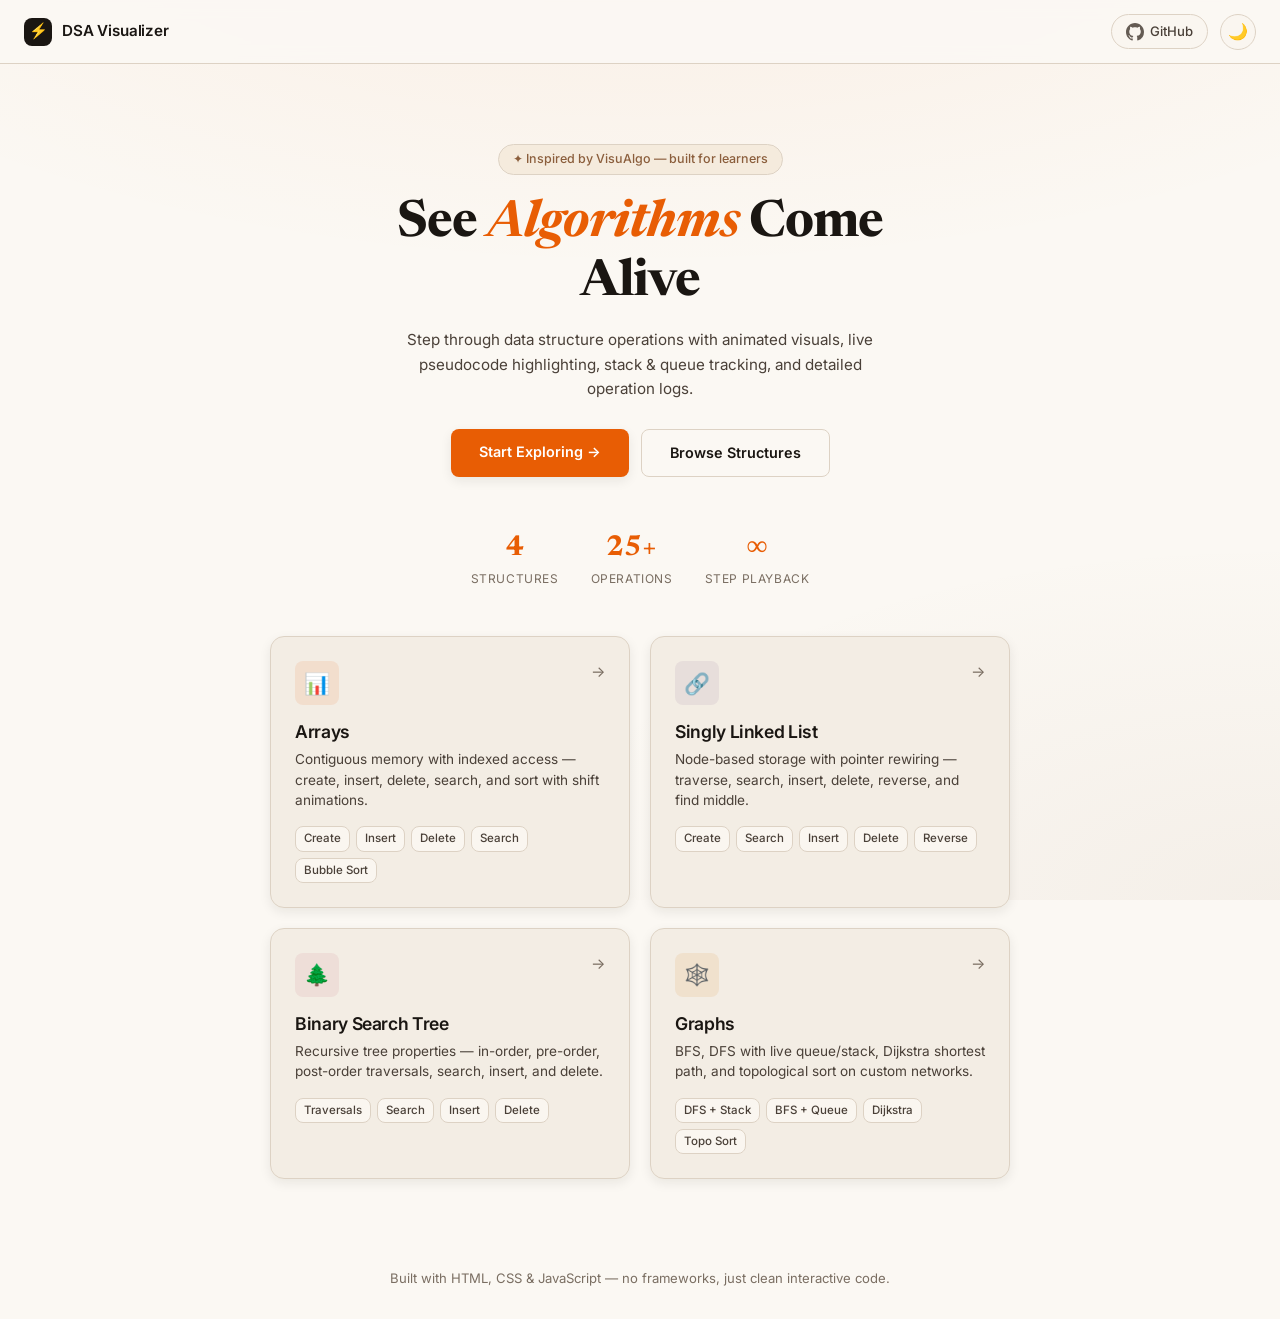
<file: src/pages/index.html>
<!DOCTYPE html>
<html lang="en">
<head>
  <meta charset="UTF-8">
  <meta name="viewport" content="width=device-width, initial-scale=1.0">
  <meta name="description" content="Interactive Data Structures & Algorithms Visualizer — step-by-step animations like VisuAlgo for Arrays, Linked Lists, Trees, and Graphs.">
  <title>DSA Visualizer — Learn Data Structures Visually</title>
  <link rel="icon" type="image/svg+xml" href="../assets/favicon.svg">
  <link rel="stylesheet" href="../css/styles.css">
  <script type="module">
    import { initTheme } from '../js/theme.js';
    initTheme();
  </script>
</head>
<body>
  <div class="bg-grid"></div>

  <nav class="navbar">
    <a class="nav-brand" href="index.html">
      <span class="brand-icon">⚡</span>
      DSA Visualizer
    </a>
    <div class="navbar-actions">
      <a href="https://github.com/devanshibhatt23/Data-Structures-Visualizer" class="nav-github-link" target="_blank" rel="noopener noreferrer" aria-label="View on GitHub">
        <svg width="18" height="18" viewBox="0 0 24 24" fill="currentColor" aria-hidden="true"><path d="M12 0C5.37 0 0 5.37 0 12c0 5.31 3.435 9.795 8.205 11.385.6.105.825-.255.825-.57 0-.285-.015-1.23-.015-2.235-3.015.555-3.795-.735-4.035-1.41-.135-.345-.72-1.41-1.23-1.695-.42-.225-1.02-.78-.015-.795.945-.015 1.62.87 1.845 1.23 1.08 1.815 2.805 1.305 3.495.99.105-.78.42-1.305.765-1.605-2.67-.3-5.46-1.335-5.46-5.925 0-1.305.465-2.385 1.23-3.225-.12-.3-.54-1.53.12-3.18 0 0 1.005-.315 3.3 1.23.96-.27 1.98-.405 3-.405s2.04.135 3 .405c2.295-1.56 3.3-1.23 3.3-1.23.66 1.65.24 2.88.12 3.18.765.84 1.23 1.905 1.23 3.225 0 4.605-2.805 5.625-5.475 5.925.435.375.81 1.095.81 2.22 0 1.605-.015 2.895-.015 3.3 0 .315.225.69.825.57A12.02 12.02 0 0 0 24 12c0-6.63-5.37-12-12-12z"/></svg>
        GitHub
      </a>
      <button class="theme-toggle-btn" aria-label="Toggle theme" title="Toggle theme">🌙</button>
    </div>
  </nav>

  <div class="home-container">
    <section class="hero">
      <div class="hero-badge">✦ Inspired by VisuAlgo — built for learners</div>
      <h1>See <span class="gradient-text">Algorithms</span> Come Alive</h1>
      <p>Step through data structure operations with animated visuals, live pseudocode highlighting, stack &amp; queue tracking, and detailed operation logs.</p>
      <div class="hero-cta">
        <a href="array.html" class="btn-hero btn-hero-primary">Start Exploring →</a>
        <a href="#structures" class="btn-hero btn-hero-secondary">Browse Structures</a>
      </div>
    </section>

    <div class="stats-bar">
      <div class="stat-item">
        <div class="stat-number">4</div>
        <div class="stat-label">Structures</div>
      </div>
      <div class="stat-item">
        <div class="stat-number">25+</div>
        <div class="stat-label">Operations</div>
      </div>
      <div class="stat-item">
        <div class="stat-number">∞</div>
        <div class="stat-label">Step Playback</div>
      </div>
    </div>

    <div class="ds-grid" id="structures">
      <a href="array.html" class="ds-card card-cyan">
        <span class="card-arrow">→</span>
        <div class="card-icon">📊</div>
        <h2>Arrays</h2>
        <p class="card-desc">Contiguous memory with indexed access — create, insert, delete, search, and sort with shift animations.</p>
        <ul class="card-features">
          <li>Create</li><li>Insert</li><li>Delete</li><li>Search</li><li>Bubble Sort</li>
        </ul>
      </a>

      <a href="linked-list.html" class="ds-card card-purple">
        <span class="card-arrow">→</span>
        <div class="card-icon">🔗</div>
        <h2>Singly Linked List</h2>
        <p class="card-desc">Node-based storage with pointer rewiring — traverse, search, insert, delete, reverse, and find middle.</p>
        <ul class="card-features">
          <li>Create</li><li>Search</li><li>Insert</li><li>Delete</li><li>Reverse</li>
        </ul>
      </a>

      <a href="bst.html" class="ds-card card-pink">
        <span class="card-arrow">→</span>
        <div class="card-icon">🌲</div>
        <h2>Binary Search Tree</h2>
        <p class="card-desc">Recursive tree properties — in-order, pre-order, post-order traversals, search, insert, and delete.</p>
        <ul class="card-features">
          <li>Traversals</li><li>Search</li><li>Insert</li><li>Delete</li>
        </ul>
      </a>

      <a href="graph.html" class="ds-card card-amber">
        <span class="card-arrow">→</span>
        <div class="card-icon">🕸️</div>
        <h2>Graphs</h2>
        <p class="card-desc">BFS, DFS with live queue/stack, Dijkstra shortest path, and topological sort on custom networks.</p>
        <ul class="card-features">
          <li>DFS + Stack</li><li>BFS + Queue</li><li>Dijkstra</li><li>Topo Sort</li>
        </ul>
      </a>
    </div>

    <footer class="home-footer">
      Built with HTML, CSS &amp; JavaScript — no frameworks, just clean interactive code.
    </footer>
  </div>
</body>
</html>
</file>
<file: src/css/styles.css>
/* ============================================================
   DSA Visualizer — Master Stylesheet
   YC-inspired cream / brown / orange editorial theme
   ============================================================ */

@import url('https://fonts.googleapis.com/css2?family=Inter:wght@300;400;500;600;700;800&family=Newsreader:ital,opsz,wght@0,6..72,400;0,6..72,500;0,6..72,600;0,6..72,700;1,6..72,400&family=JetBrains+Mono:wght@400;500;600&display=swap');

/* ---------- Light theme (default) ---------- */
:root,
[data-theme="light"] {
  --bg-primary:    #FBF8F3;
  --bg-secondary:  #F3EDE4;
  --bg-elevated:   #EDE6DA;
  --bg-surface:    #FAF6F0;
  --bg-glass:      rgba(251, 248, 243, 0.92);
  --bg-code:       #F7F2EA;

  --accent-orange: #E85D04;
  --accent-brown:  #8B5E3C;
  --accent-cream:  #D4A574;
  --accent-cyan:   #C4783A;
  --accent-blue:   #6B5B4F;
  --accent-purple: #7C5C8A;
  --accent-pink:   #C45C6A;
  --accent-amber:  #D97706;
  --accent-red:    #C53030;
  --accent-teal:   #5C8A6E;
  --accent-green:  #3D7A5A;

  --text-primary:   #1A1612;
  --text-secondary: #4A4038;
  --text-muted:     #7A6E62;

  --border-subtle:  #DDD2C4;
  --border-accent:  #C4783A;

  --node-array-bg:     #EDE4D6;
  --node-array-border: #8B5E3C;
  --node-ll-bg:        #EDE4D6;
  --node-ll-border:    #8B5E3C;

  --shadow-sm:  0 1px 3px rgba(26, 22, 18, 0.06);
  --shadow-md:  0 4px 12px rgba(26, 22, 18, 0.08);
  --shadow-lg:  0 12px 28px rgba(26, 22, 18, 0.1);
  --shadow-glow: 0 0 20px rgba(232, 93, 4, 0.12);

  --pseudocode-active-bg: #F5EBDD;
  --log-action: #C4783A;
  --log-success: #3D7A5A;

  --ease-out-expo: cubic-bezier(0.16, 1, 0.3, 1);
  --ease-spring:   cubic-bezier(0.34, 1.56, 0.64, 1);
  --transition-fast: 0.2s cubic-bezier(0.4, 0, 0.2, 1);
  --transition-normal: 0.35s cubic-bezier(0.4, 0, 0.2, 1);
  --transition-slow: 0.5s ease;

  --navbar-height: 64px;
  --panel-width: 290px;
  --border-radius-sm: 8px;
  --border-radius-md: 14px;
  --border-radius-lg: 18px;
}

/* ---------- Dark theme ---------- */
[data-theme="dark"] {
  --bg-primary:    #141210;
  --bg-secondary:  #1E1A17;
  --bg-elevated:   #28231F;
  --bg-surface:    #1A1714;
  --bg-glass:      rgba(20, 18, 16, 0.92);
  --bg-code:       #1E1A17;

  --accent-orange: #FF7A2E;
  --accent-brown:  #C49A6C;
  --accent-cream:  #E8C9A0;
  --accent-cyan:   #E8956A;
  --accent-blue:   #A89888;
  --accent-purple: #B08AB8;
  --accent-pink:   #E88A96;
  --accent-amber:  #F59E0B;
  --accent-red:    #F87171;
  --accent-teal:   #6EE7B7;
  --accent-green:  #4ADE80;

  --text-primary:   #F5F0E8;
  --text-secondary: #C9BEB0;
  --text-muted:     #8A7E72;

  --border-subtle:  #3A342E;
  --border-accent:  #E8956A;

  --node-array-bg:     #2A241F;
  --node-array-border: #C49A6C;
  --node-ll-bg:        #2A241F;
  --node-ll-border:    #C49A6C;

  --shadow-sm:  0 1px 3px rgba(0, 0, 0, 0.3);
  --shadow-md:  0 4px 12px rgba(0, 0, 0, 0.4);
  --shadow-lg:  0 12px 28px rgba(0, 0, 0, 0.5);
  --shadow-glow: 0 0 24px rgba(255, 122, 46, 0.15);

  --pseudocode-active-bg: #2A2218;
  --log-action: #E8956A;
  --log-success: #4ADE80;

  --node-array-bg:     #2E261F;
  --node-array-border: #C49A6C;
  --node-ll-bg:        #2E261F;
  --node-ll-border:    #C49A6C;
}

/* ---------- Reset & Base ---------- */
*,
*::before,
*::after {
  margin: 0;
  padding: 0;
  box-sizing: border-box;
}

html {
  font-size: 16px;
  scroll-behavior: smooth;
  overflow-x: hidden;
}

body {
  font-family: 'Inter', -apple-system, BlinkMacSystemFont, sans-serif;
  background-color: var(--bg-primary);
  color: var(--text-primary);
  line-height: 1.5;
  min-height: 100vh;
  overflow-x: hidden;
  -webkit-font-smoothing: antialiased;
  -moz-osx-font-smoothing: grayscale;
}

/* ---------- Custom Scrollbar ---------- */
::-webkit-scrollbar {
  width: 5px;
  height: 5px;
}
::-webkit-scrollbar-track {
  background: var(--bg-primary);
}
::-webkit-scrollbar-thumb {
  background: var(--border-subtle);
  border-radius: 3px;
}
::-webkit-scrollbar-thumb:hover {
  background: var(--text-muted);
}

/* ---------- Typography ---------- */
h1, h2, h3, h4 {
  font-weight: 600;
  letter-spacing: -0.02em;
  line-height: 1.25;
}

code, pre, .mono {
  font-family: 'JetBrains Mono', 'Fira Code', monospace;
}

/* ---------- Animated Background ---------- */
.bg-grid {
  position: fixed;
  top: 0; left: 0; right: 0; bottom: 0;
  z-index: 0;
  pointer-events: none;
  background:
    radial-gradient(ellipse 80% 50% at 50% -20%, rgba(232, 93, 4, 0.08), transparent),
    radial-gradient(ellipse 60% 40% at 100% 100%, rgba(139, 94, 60, 0.06), transparent),
    var(--bg-primary);
}

[data-theme="dark"] .bg-grid {
  background:
    radial-gradient(ellipse 80% 50% at 50% -20%, rgba(255, 122, 46, 0.06), transparent),
    radial-gradient(ellipse 60% 40% at 100% 100%, rgba(196, 154, 108, 0.04), transparent),
    var(--bg-primary);
}

/* ============================================================
   NAVBAR
   ============================================================ */
.navbar {
  position: fixed;
  top: 0; left: 0; right: 0;
  height: var(--navbar-height);
  display: flex;
  align-items: center;
  justify-content: space-between;
  padding: 0 24px;
  background: var(--bg-glass);
  backdrop-filter: blur(8px);
  -webkit-backdrop-filter: blur(8px);
  border-bottom: 1px solid var(--border-subtle);
  z-index: 1000;
}

.nav-brand {
  display: flex;
  align-items: center;
  gap: 10px;
  text-decoration: none;
  color: var(--text-primary);
  font-weight: 600;
  font-size: 0.95rem;
  letter-spacing: -0.01em;
  transition: opacity var(--transition-fast);
}

.nav-brand:hover {
  opacity: 0.85;
}

.nav-brand .brand-icon {
  width: 28px;
  height: 28px;
  border-radius: var(--border-radius-sm);
  background: var(--text-primary);
  display: flex;
  align-items: center;
  justify-content: center;
  font-size: 0.95rem;
  color: #fff;
}

.nav-links {
  display: flex;
  gap: 12px;
  align-items: center;
}

.nav-link {
  text-decoration: none;
  color: var(--text-muted);
  font-size: 0.82rem;
  font-weight: 500;
  padding: 6px 12px;
  border-radius: 999px;
  transition: color var(--transition-fast), background-color var(--transition-fast);
}

.nav-link:hover {
  color: var(--text-primary);
  background-color: rgba(196, 168, 130, 0.08);
}

.nav-link.active {
  color: var(--text-primary);
  background-color: var(--pseudocode-active-bg);
  border: 1px solid var(--border-subtle);
  font-weight: 600;
}

/* ============================================================
   HOME PAGE
   ============================================================ */
.home-container {
  position: relative;
  z-index: 1;
  min-height: 100vh;
  display: flex;
  flex-direction: column;
  align-items: center;
  padding-top: calc(var(--navbar-height) + 80px);
}

.hero {
  text-align: center;
  max-width: 600px;
  margin-bottom: 50px;
  animation: fadeInUp 0.5s var(--ease-out-expo);
}

.hero h1 {
  font-family: 'Newsreader', Georgia, serif;
  font-size: clamp(2rem, 5vw, 3.2rem);
  font-weight: 700;
  margin-bottom: 16px;
  line-height: 1.15;
  color: var(--text-primary);
}

.hero h1 .gradient-text {
  color: var(--accent-orange);
  font-style: italic;
}

.hero p {
  font-size: 0.95rem;
  color: var(--text-secondary);
  max-width: 480px;
  margin: 0 auto;
  font-weight: 400;
  line-height: 1.6;
}

/* Data Structure Cards Grid */
.ds-grid {
  display: grid;
  grid-template-columns: repeat(auto-fit, minmax(320px, 1fr));
  gap: 20px;
  width: 100%;
  max-width: 780px;
  padding: 0 20px 60px;
  animation: fadeInUp 0.5s 0.1s var(--ease-out-expo) both;
}

.ds-card {
  position: relative;
  background: var(--bg-secondary);
  border: 1px solid var(--border-subtle);
  border-radius: var(--border-radius-md);
  padding: 24px;
  cursor: pointer;
  text-decoration: none;
  color: inherit;
  transition: all var(--transition-normal);
  box-shadow: var(--shadow-md);
}

.ds-card::before {
  display: none;
}

.ds-card:hover {
  transform: translateY(-2px);
  box-shadow: var(--shadow-lg);
  border-color: var(--accent-cyan);
}

.ds-card:hover .card-icon {
  transform: none;
}

.card-icon {
  width: 44px;
  height: 44px;
  border-radius: var(--border-radius-sm);
  display: flex;
  align-items: center;
  justify-content: center;
  font-size: 1.3rem;
  margin-bottom: 16px;
  transition: transform var(--transition-normal);
}

.card-cyan .card-icon {
  background: #f0fdf4;
  color: #0d9488;
}

.card-purple .card-icon {
  background: #f5f3ff;
  color: #7c3aed;
}

.card-pink .card-icon {
  background: #fdf2f8;
  color: #db2777;
}

.card-amber .card-icon {
  background: #fffbeb;
  color: #d97706;
}

.ds-card h2 {
  font-size: 1.1rem;
  margin-bottom: 6px;
  color: var(--text-primary);
  font-weight: 600;
}

.ds-card .card-desc {
  color: var(--text-secondary);
  font-size: 0.85rem;
  margin-bottom: 16px;
  line-height: 1.5;
}

.card-features {
  list-style: none;
  display: flex;
  flex-wrap: wrap;
  gap: 6px;
}

.card-features li {
  padding: 3px 8px;
  border-radius: var(--border-radius-sm);
  font-size: 0.72rem;
  font-weight: 500;
  background: var(--bg-surface);
  color: var(--text-secondary);
  border: 1px solid var(--border-subtle);
}

.card-arrow {
  position: absolute;
  top: 24px;
  right: 24px;
  font-size: 0.95rem;
  color: var(--text-muted);
  transition: all var(--transition-normal);
}

.ds-card:hover .card-arrow {
  transform: translateX(2px);
  color: var(--accent-cyan);
}

/* ============================================================
   VISUALIZER PAGE LAYOUT
   ============================================================ */
.visualizer-page {
  position: relative;
  z-index: 1;
  max-width: 1200px;
  margin: 0 auto;
  padding: calc(var(--navbar-height) + 24px) 24px 80px 24px;
  display: flex;
  flex-direction: column;
  gap: 24px;
}

.panels-container {
  display: grid;
  grid-template-columns: 1fr 1fr;
  gap: 24px;
  width: 100%;
}

/* ---------- Side Panels ---------- */
.panel {
  width: 100%;
  min-width: 0;
  background: var(--bg-secondary);
  border: 1px solid var(--border-subtle);
  border-radius: var(--border-radius-md);
  display: flex;
  flex-direction: column;
  overflow: hidden;
  height: 320px;
  max-height: 320px;
  box-shadow: var(--shadow-md);
}

.panel-header {
  display: flex;
  align-items: center;
  justify-content: space-between;
  padding: 14px 18px;
  font-size: 0.72rem;
  font-weight: 600;
  text-transform: uppercase;
  letter-spacing: 0.05em;
  color: var(--text-secondary);
  border-bottom: 1px solid var(--border-subtle);
  flex-shrink: 0;
}

.panel-body {
  flex: 1;
  overflow-y: auto;
  padding: 0;
}

/* Pseudocode Panel */
.pseudocode-panel .panel-body {
  padding: 8px 0;
}

.pseudocode-empty {
  padding: 32px 18px;
  text-align: center;
  color: var(--text-muted);
  font-size: 0.82rem;
}

.pseudocode-line {
  display: flex;
  align-items: flex-start;
  padding: 5px 16px 5px 12px;
  font-family: 'JetBrains Mono', monospace;
  font-size: 0.78rem;
  line-height: 1.7;
  color: var(--text-secondary);
  transition: background-color 0.25s ease, border-left-color 0.25s ease, transform 0.25s ease;
  border-left: 3px solid transparent;
  cursor: default;
}

.pseudocode-line .line-num {
  width: 24px;
  text-align: right;
  margin-right: 10px;
  color: var(--text-muted);
  font-size: 0.68rem;
  flex-shrink: 0;
  user-select: none;
  opacity: 0.6;
}

.pseudocode-line .line-code {
  flex: 1;
  padding-left: calc(var(--indent, 0) * 16px);
  white-space: pre-wrap;
  word-break: break-word;
}

.pseudocode-line .line-code .tok-keyword { color: var(--accent-orange); font-weight: 600; }
.pseudocode-line .line-code .tok-string { color: var(--accent-green); }
.pseudocode-line .line-code .tok-number { color: var(--accent-amber); }
.pseudocode-line .line-code.line-comment { color: var(--text-muted); font-style: italic; }

.pseudocode-line.active {
  background: var(--pseudocode-active-bg);
  color: var(--text-primary);
  border-left-color: var(--accent-orange);
  transform: translateX(2px);
}

.pseudocode-line.active .line-num {
  color: var(--accent-orange);
  opacity: 1;
  font-weight: 600;
}

/* Log Panel */
.log-panel .panel-body {
  padding: 4px 0;
}

.log-entry {
  padding: 10px 16px;
  font-size: 0.8rem;
  line-height: 1.5;
  border-bottom: 1px solid var(--border-subtle);
  opacity: 0;
  animation: logSlideIn 0.35s var(--ease-out-expo) forwards;
  display: flex;
  align-items: flex-start;
  gap: 8px;
}

@keyframes logSlideIn {
  from { opacity: 0; transform: translateX(-8px); }
  to { opacity: 1; transform: translateX(0); }
}

.log-entry:last-child {
  border-bottom: none;
}

.log-entry .log-step {
  flex-shrink: 0;
  font-family: 'JetBrains Mono', monospace;
  font-size: 0.65rem;
  color: var(--text-muted);
  opacity: 0.5;
  min-width: 18px;
  padding-top: 2px;
}

.log-entry .log-icon {
  flex-shrink: 0;
  font-size: 0.75rem;
  margin-top: 1px;
  width: 14px;
  text-align: center;
}

.log-entry .log-text {
  color: var(--text-secondary);
  flex: 1;
}

.log-entry.action .log-text   { color: var(--log-action); font-weight: 500; }
.log-entry.success .log-text  { color: var(--log-success); font-weight: 500; }
.log-entry.error .log-text    { color: var(--accent-red); font-weight: 500; }
.log-entry.warning .log-text  { color: var(--accent-amber); font-weight: 500; }
.log-entry.info .log-text     { color: var(--text-secondary); }
.log-entry.highlight .log-text { color: var(--accent-orange); font-weight: 500; }

.log-empty {
  padding: 48px 18px;
  text-align: center;
  color: var(--text-muted);
  font-size: 0.82rem;
  display: flex;
  flex-direction: column;
  align-items: center;
  gap: 8px;
}

.log-empty-icon {
  font-size: 1.5rem;
  opacity: 0.4;
}

/* ---------- Canvas Area ---------- */
.canvas-area {
  width: 100%;
  background: var(--bg-secondary);
  border: 1px solid var(--border-subtle);
  border-radius: var(--border-radius-md);
  box-shadow: var(--shadow-md);
  height: 480px;
  min-height: 480px;
  max-height: 480px;
  display: flex;
  align-items: center;
  justify-content: center;
  position: relative;
  overflow: hidden;
  padding: 24px;
  contain: layout style;
}

.visualization-container {
  display: flex;
  align-items: center;
  justify-content: center;
  flex-wrap: wrap;
  gap: 4px;
  min-height: 200px;
  width: 100%;
  transform-origin: center center;
  will-change: transform;
}

.empty-state {
  display: flex;
  flex-direction: column;
  align-items: center;
  gap: 8px;
  color: var(--text-muted);
  font-size: 0.85rem;
}

.empty-state .empty-icon {
  font-size: 2.2rem;
  opacity: 0.3;
}

/* ============================================================
   CONTROLS BAR
   ============================================================ */
.controls-bar {
  position: static;
  height: auto;
  background: var(--bg-secondary);
  border: 1px solid var(--border-subtle);
  border-radius: var(--border-radius-md);
  box-shadow: var(--shadow-md);
  display: flex;
  align-items: center;
  justify-content: space-between;
  padding: 16px 24px;
  z-index: 999;
  gap: 16px;
  flex-wrap: wrap;
  width: 100%;
}

.custom-dropdown {
  position: relative;
  min-width: 200px;
}

.vertical-stack {
  display: flex;
  flex-direction: column;
  align-items: stretch;
}

.controls-row-main {
  display: flex;
  align-items: center;
  justify-content: space-between;
  width: 100%;
  gap: 16px;
  flex-wrap: wrap;
}

.controls-left,
.controls-right {
  display: flex;
  align-items: center;
  gap: 10px;
  flex-wrap: wrap;
}

.controls-left {
  flex: 1;
}

.controls-right {
  flex-shrink: 0;
}

.graph-config {
  display: flex;
  gap: 12px;
  align-items: center;
}

.input-label-checkbox {
  display: flex;
  align-items: center;
  gap: 6px;
  font-size: 0.78rem;
  color: var(--text-secondary);
  font-weight: 500;
  cursor: pointer;
  user-select: none;
}

.adjacency-container {
  width: 100%;
  margin-top: 12px;
  display: flex;
  flex-direction: column;
  gap: 6px;
}

.adjacency-container label {
  font-size: 0.78rem;
  color: var(--text-secondary);
  font-weight: 500;
}

.adjacency-container textarea {
  width: 100%;
  height: 80px;
  font-family: 'JetBrains Mono', monospace;
  resize: none;
  background-color: var(--bg-primary);
}

/* Dropdown */
.select-wrapper {
  position: relative;
}

.select-custom {
  appearance: none;
  background: #FAF7F2;
  color: var(--text-primary);
  border: 1px solid #DDD5C8;
  padding: 8px 32px 8px 14px;
  border-radius: var(--border-radius-md);
  font-family: 'Inter', sans-serif;
  font-size: 0.8rem;
  font-weight: 500;
  cursor: pointer;
  transition: border-color var(--transition-fast), box-shadow var(--transition-fast);
  outline: none;
  min-width: 130px;
}

.select-custom:focus {
  border-color: #C4A882;
  box-shadow: 0 0 0 2px rgba(196, 168, 130, 0.2);
}

.select-wrapper::after {
  content: '▾';
  position: absolute;
  right: 12px;
  top: 50%;
  transform: translateY(-50%);
  color: var(--text-secondary);
  pointer-events: none;
  font-size: 0.75rem;
}

/* Text Inputs */
.input-field {
  background: var(--bg-surface);
  color: var(--text-primary);
  border: 1px solid var(--border-subtle);
  padding: 9px 14px;
  border-radius: var(--border-radius-sm);
  font-family: 'Inter', sans-serif;
  font-size: 0.85rem;
  outline: none;
  width: 160px;
  min-width: 100px;
  transition: border-color var(--transition-fast), box-shadow var(--transition-fast);
}

.input-field:focus {
  border-color: var(--accent-orange);
  box-shadow: 0 0 0 2px rgba(232, 93, 4, 0.15);
}

.input-field::placeholder {
  color: var(--text-muted);
}

.input-field.narrow {
  width: 90px;
  min-width: 70px;
}

textarea.input-field {
  width: 100%;
  min-width: 280px;
  resize: vertical;
}

.input-group {
  display: flex;
  align-items: center;
  gap: 6px;
}

.input-label {
  font-size: 0.75rem;
  color: var(--text-secondary);
  font-weight: 500;
  white-space: nowrap;
}

/* Buttons */
.btn {
  display: inline-flex;
  align-items: center;
  justify-content: center;
  gap: 4px;
  padding: 8px 20px;
  border-radius: 999px;
  font-family: 'Inter', sans-serif;
  font-size: 0.8rem;
  font-weight: 500;
  border: 1px solid transparent;
  cursor: pointer;
  transition: background-color var(--transition-fast), border-color var(--transition-fast), transform var(--transition-fast);
  white-space: nowrap;
}

.btn:active {
  transform: scale(0.98);
}

.btn-primary {
  background: var(--accent-orange);
  color: #ffffff;
  border-color: var(--accent-orange);
}

.btn-primary:hover {
  filter: brightness(1.08);
}

.btn-secondary {
  background: var(--bg-elevated);
  color: var(--text-primary);
  border-color: var(--border-subtle);
}

.btn-secondary:hover {
  background: var(--pseudocode-active-bg);
  border-color: var(--accent-cream);
}

.btn-secondary:disabled {
  opacity: 0.3;
  pointer-events: none;
}

.btn-icon {
  background: none;
  border: none;
  color: var(--text-secondary);
  cursor: pointer;
  font-size: 0.75rem;
  font-family: 'Inter', sans-serif;
  font-weight: 500;
  padding: 4px 6px;
  border-radius: var(--border-radius-sm);
  transition: all var(--transition-fast);
}

.btn-icon:hover {
  color: var(--text-primary);
  background: var(--bg-surface);
}

/* Speed Slider */
.speed-control {
  display: flex;
  align-items: center;
  gap: 6px;
}

.speed-control label {
  font-size: 0.75rem;
  color: var(--text-secondary);
  font-weight: 500;
}

.speed-slider {
  -webkit-appearance: none;
  appearance: none;
  width: 90px;
  height: 4px;
  border-radius: 2px;
  background: #DDD5C8;
  outline: none;
  cursor: pointer;
}

.speed-slider::-webkit-slider-thumb {
  -webkit-appearance: none;
  width: 14px;
  height: 14px;
  border-radius: 50%;
  background: #C4A882;
  cursor: pointer;
  transition: transform 0.1s ease;
}

.speed-slider::-webkit-slider-thumb:hover {
  transform: scale(1.15);
}

.speed-label {
  font-size: 0.75rem;
  font-weight: 600;
  color: var(--text-primary);
  min-width: 30px;
  text-align: center;
}

/* Divider */
.controls-divider {
  width: 1px;
  height: 32px;
  background: var(--border-subtle);
  flex-shrink: 0;
}

/* ============================================================
   ARRAY VISUALIZATION
   ============================================================ */
.array-container {
  display: flex;
  align-items: flex-start;
  justify-content: center;
  gap: 4px;
  padding: 40px 20px;
}

.array-cell-wrapper {
  display: flex;
  flex-direction: column;
  align-items: center;
  gap: 8px;
  transition: all var(--transition-normal);
}

.array-cell {
  width: 56px;
  height: 56px;
  display: flex;
  align-items: center;
  justify-content: center;
  background: var(--node-array-bg);
  border: 1.5px solid var(--node-array-border);
  border-radius: var(--border-radius-sm);
  font-size: 0.95rem;
  font-weight: 600;
  color: var(--text-primary);
  transition: all var(--transition-normal);
  position: relative;
  box-shadow: var(--shadow-sm);
}

.array-cell.highlight {
  border-color: var(--accent-green);
  background: rgba(61, 122, 90, 0.2);
  color: var(--accent-green);
  transform: scale(1.04);
}

.array-cell.found {
  border-color: var(--accent-green);
  background: rgba(61, 122, 90, 0.25);
  color: var(--accent-green);
  transform: scale(1.06);
}

.array-cell.inserting {
  border-color: var(--accent-orange);
  background: rgba(232, 93, 4, 0.15);
  color: var(--accent-orange);
  animation: dropIn 0.4s var(--ease-spring);
}

.array-cell.deleting {
  border-color: var(--accent-red);
  background: rgba(197, 48, 48, 0.15);
  color: var(--accent-red);
  animation: liftOut 0.35s var(--ease-out-expo) forwards;
}

.array-cell.shifting-right {
  animation: shiftRight 0.35s var(--ease-out-expo);
}

.array-cell.shifting-left {
  animation: shiftLeft 0.35s var(--ease-out-expo);
}

.array-index {
  font-size: 0.7rem;
  font-weight: 500;
  color: var(--text-muted);
  font-family: 'JetBrains Mono', monospace;
}

.array-index.highlight {
  color: #10b981;
  font-weight: 600;
}

/* ============================================================
   LINKED LIST VISUALIZATION
   ============================================================ */
.ll-container {
  display: flex;
  align-items: center;
  justify-content: center;
  gap: 0;
  padding: 40px 20px;
  position: relative;
}

.ll-node-wrapper {
  display: flex;
  align-items: center;
  animation: fadeIn 0.35s var(--ease-out-expo);
}

.ll-node {
  display: flex;
  flex-direction: row;
  border-radius: var(--border-radius-sm);
  overflow: hidden;
  border: 1.5px solid var(--node-ll-border);
  background: var(--node-ll-bg);
  transition: all var(--transition-normal);
  position: relative;
  min-width: 90px;
  box-shadow: var(--shadow-sm);
}

.ll-node .node-data {
  padding: 10px 14px;
  font-size: 0.95rem;
  font-weight: 600;
  color: var(--text-primary);
  display: flex;
  align-items: center;
  justify-content: center;
  min-width: 55px;
}

.ll-node .node-next {
  padding: 10px 8px;
  border-left: 1.5px solid var(--border-subtle);
  display: flex;
  align-items: center;
  justify-content: center;
  font-size: 0.68rem;
  color: var(--text-muted);
  background: var(--bg-code);
  min-width: 30px;
}

.ll-node.highlight {
  border-color: #8b5cf6;
  background: #f5f3ff;
  color: #6d28d9;
  transform: scale(1.03);
}

.ll-node.current {
  border-color: #f59e0b;
  background: #fffbeb;
  color: #b45309;
}

.ll-node.found {
  border-color: #10b981;
  background: #f0fdf4;
  color: #047857;
  animation: pulse 0.5s ease 2;
}

.ll-node.not-found {
  border-color: #ef4444;
  background: #fef2f2;
  color: #b91c1c;
}

.ll-node.slow-pointer {
  border-color: #0d9488;
  background: #f0fdf4;
}

.ll-node.fast-pointer {
  border-color: #db2777;
  background: #fdf2f8;
}

.ll-node.new-node {
  border-color: #3b82f6;
  background: #eff6ff;
  animation: dropIn 0.4s var(--ease-spring);
}

.ll-node.deleting {
  border-color: #ef4444;
  background: #fef2f2;
  animation: liftOut 0.35s var(--ease-out-expo) forwards;
}

/* Arrow between nodes */
.ll-arrow {
  display: flex;
  align-items: center;
  justify-content: center;
  width: 36px;
  flex-shrink: 0;
  position: relative;
}

.ll-arrow svg {
  width: 36px;
  height: 18px;
}

.ll-arrow svg line,
.ll-arrow svg polyline {
  stroke: var(--text-muted);
  stroke-width: 2;
  fill: none;
  transition: stroke var(--transition-normal);
}

.ll-arrow.highlight svg line,
.ll-arrow.highlight svg polyline {
  stroke: #8b5cf6;
}

/* Pointer Labels (HEAD / NULL) */
.ll-label {
  position: absolute;
  font-size: 0.65rem;
  font-weight: 600;
  font-family: 'JetBrains Mono', monospace;
  letter-spacing: 0.5px;
  text-transform: uppercase;
  padding: 2px 6px;
  border-radius: 4px;
  white-space: nowrap;
}

.ll-label-wrapper {
  position: relative;
  display: flex;
  flex-direction: column;
  align-items: center;
}

.ll-head-label {
  color: #0d9488;
  background: #f0fdf4;
  border: 1px solid #10b981;
  margin-bottom: 8px;
}

.ll-null-label {
  color: var(--text-muted);
  background: var(--bg-secondary);
  margin-left: 8px;
  padding: 4px 10px;
  border-radius: var(--border-radius-sm);
  font-size: 0.7rem;
  border: 1px solid var(--border-subtle);
}

/* Pointer indicators for find-middle */
.pointer-indicator {
  position: absolute;
  bottom: -24px;
  left: 50%;
  transform: translateX(-50%);
  font-size: 0.62rem;
  font-weight: 600;
  font-family: 'JetBrains Mono', monospace;
  padding: 1px 6px;
  border-radius: 3px;
  white-space: nowrap;
}

.pointer-indicator.slow {
  background: #e0f2fe;
  color: #0369a1;
  border: 1px solid #7dd3fc;
}

.pointer-indicator.fast {
  background: #fce7f3;
  color: #c026d3;
  border: 1px solid #fbcfe8;
}

/* ============================================================
   MOBILE PANEL TABS (shown on mobile only)
   ============================================================ */
.mobile-panel-tabs {
  display: none;
  position: fixed;
  top: var(--navbar-height);
  left: 0;
  right: 0;
  background: var(--bg-secondary);
  border-bottom: 1px solid var(--border-subtle);
  z-index: 998;
  padding: 0 12px;
}

.mobile-panel-tabs button {
  flex: 1;
  padding: 10px 16px;
  background: none;
  border: none;
  border-bottom: 2px solid transparent;
  color: var(--text-muted);
  font-family: 'Poppins', sans-serif;
  font-size: 0.82rem;
  font-weight: 500;
  cursor: pointer;
  transition: all var(--transition-fast);
}

.mobile-panel-tabs button.active {
  color: var(--accent-cyan);
  border-bottom-color: var(--accent-cyan);
}

/* ============================================================
   KEYFRAME ANIMATIONS
   ============================================================ */
@keyframes fadeIn {
  from { opacity: 0; }
  to   { opacity: 1; }
}

@keyframes fadeInUp {
  from { opacity: 0; transform: translateY(20px); }
  to   { opacity: 1; transform: translateY(0); }
}

@keyframes dropIn {
  from { opacity: 0; transform: translateY(-30px) scale(0.9); }
  to   { opacity: 1; transform: translateY(0) scale(1); }
}

@keyframes liftOut {
  from { opacity: 1; transform: translateY(0) scale(1); }
  to   { opacity: 0; transform: translateY(-25px) scale(0.85); }
}

@keyframes shiftRight {
  from { transform: translateX(-68px); }
  to   { transform: translateX(0); }
}

@keyframes shiftLeft {
  from { transform: translateX(68px); }
  to   { transform: translateX(0); }
}

@keyframes pulse {
  0%, 100% { transform: scale(1); }
  50%      { transform: scale(1.08); }
}

@keyframes highlightFlash {
  0%, 100% { box-shadow: none; }
  50%      { box-shadow: 0 0 25px rgba(15, 118, 110, 0.3); }
}

@keyframes slideInRight {
  from { opacity: 0; transform: translateX(20px); }
  to   { opacity: 1; transform: translateX(0); }
}

/* ============================================================
   RESPONSIVE DESIGN
   ============================================================ */
@media (max-width: 1024px) {
  :root {
    --panel-width: 240px;
  }
}

@media (max-width: 768px) {
  :root {
    --panel-width: 100%;
    --controls-height: auto;
  }

  .nav-title {
    display: none;
  }

  /* Home page */
  .hero h1 {
    font-size: 1.8rem;
  }

  .ds-grid {
    grid-template-columns: 1fr;
    padding: 0 16px 40px;
  }

  /* Visualizer layout: stack everything */
  .visualizer-layout {
    flex-direction: column;
    padding-bottom: 0;
  }

  .panel {
    width: 100%;
    min-width: 100%;
    border-right: none;
    border-bottom: 1px solid var(--border-subtle);
    display: none; /* Hidden by default, shown via mobile tabs */
  }

  .panel.mobile-visible {
    display: flex;
    max-height: 250px;
  }

  .canvas-area {
    min-height: 300px;
    padding: 16px;
  }

  .canvas-area.mobile-visible {
    display: flex;
  }

  .mobile-panel-tabs {
    display: flex;
  }

  /* Controls bar */
  .controls-bar {
    position: relative;
    height: auto;
    flex-direction: column;
    padding: 12px 16px;
    gap: 10px;
  }

  .controls-left,
  .controls-right {
    width: 100%;
    justify-content: center;
  }

  .input-field {
    width: 80px;
  }

  .speed-slider {
    width: 70px;
  }

  /* Array cells */
  .array-cell {
    width: 52px;
    height: 52px;
    font-size: 0.95rem;
  }

  /* LL nodes */
  .ll-node .node-data {
    padding: 10px 12px;
    font-size: 0.9rem;
    min-width: 44px;
  }

  .ll-node .node-next {
    padding: 10px 8px;
    min-width: 24px;
  }

  .ll-arrow {
    width: 28px;
  }
}

@media (max-width: 480px) {
  .hero {
    margin-bottom: 30px;
  }

  .ds-card {
    padding: 20px;
  }

  .array-cell {
    width: 44px;
    height: 44px;
    font-size: 0.85rem;
  }

  .btn {
    padding: 7px 12px;
    font-size: 0.8rem;
  }

  .controls-left {
    flex-wrap: wrap;
    gap: 6px;
  }
}

/* ============================================================
   UTILITY CLASSES
   ============================================================ */
.hidden { display: none !important; }
.invisible { visibility: hidden; }
.flex-center { display: flex; align-items: center; justify-content: center; }
.gap-sm { gap: 8px; }
.gap-md { gap: 16px; }
.text-cyan { color: var(--accent-cyan); }
.text-purple { color: var(--accent-purple); }
.text-amber { color: var(--accent-amber); }
.text-muted { color: var(--text-muted); }

/* Status bar at top of visualization */
.status-message {
  position: absolute;
  top: 12px;
  left: 50%;
  transform: translateX(-50%);
  padding: 6px 18px;
  border-radius: 20px;
  font-size: 0.82rem;
  font-weight: 500;
  background: var(--bg-elevated);
  border: 1px solid var(--border-subtle);
  box-shadow: var(--shadow-sm);
  color: var(--text-secondary);
  animation: fadeIn 0.3s ease;
  white-space: nowrap;
  z-index: 10;
}

/* Footer on home page */
.home-footer {
  padding: 30px;
  text-align: center;
  color: var(--text-muted);
  font-size: 0.82rem;
}

.home-footer a {
  color: var(--accent-cyan);
  text-decoration: none;
}

/* ============================================================
   BST VISUALIZATION
   ============================================================ */
.bst-container {
  position: relative;
  width: 100%;
  height: 480px;
  min-height: 480px;
  overflow: auto;
}

.bst-node {
  position: absolute;
  width: 44px;
  height: 44px;
  border-radius: 50%;
  border: 2px solid var(--node-ll-border);
  background: var(--node-ll-bg);
  color: var(--text-primary);
  display: flex;
  align-items: center;
  justify-content: center;
  font-weight: 600;
  font-size: 0.9rem;
  box-shadow: var(--shadow-sm);
  transition: all 0.35s var(--ease-spring);
  transform: translate(-50%, -50%);
  user-select: none;
  z-index: 2;
}

.bst-node.highlight {
  border-color: var(--accent-pink);
  background: rgba(196, 92, 106, 0.2);
  color: var(--accent-pink);
  transform: translate(-50%, -50%) scale(1.06);
}

.bst-node.current {
  border-color: var(--accent-amber);
  background: rgba(217, 119, 6, 0.2);
  color: var(--accent-amber);
  transform: translate(-50%, -50%) scale(1.06);
}

.bst-node.found {
  border-color: var(--accent-green);
  background: rgba(61, 122, 90, 0.25);
  color: var(--accent-green);
  transform: translate(-50%, -50%) scale(1.08);
  animation: pulse 0.5s ease 2;
}

.bst-node.not-found {
  border-color: var(--accent-red);
  background: rgba(197, 48, 48, 0.2);
  color: var(--accent-red);
}

.bst-node.new-node {
  animation: dropIn 0.4s var(--ease-spring) forwards;
}

.bst-node.deleting {
  animation: liftOut 0.35s var(--ease-out-expo) forwards;
}

/* ============================================================
   GRAPH VISUALIZATION
   ============================================================ */
.graph-container {
  position: relative;
  width: 100%;
  height: 480px;
  min-height: 480px;
  overflow: auto;
}

.graph-node {
  position: absolute;
  width: 44px;
  height: 44px;
  border-radius: 50%;
  border: 2px solid var(--node-ll-border);
  background: var(--node-ll-bg);
  color: var(--text-primary);
  display: flex;
  align-items: center;
  justify-content: center;
  font-weight: 600;
  font-size: 0.9rem;
  box-shadow: var(--shadow-sm);
  transition: all 0.35s var(--ease-spring);
  transform: translate(-50%, -50%);
  user-select: none;
  z-index: 2;
}

.graph-node.highlight {
  border-color: var(--accent-green);
  background: rgba(61, 122, 90, 0.2);
  color: var(--accent-green);
  transform: translate(-50%, -50%) scale(1.06);
}

.graph-node.visiting {
  border-color: var(--accent-purple);
  background: rgba(124, 92, 138, 0.2);
  color: var(--accent-purple);
  transform: translate(-50%, -50%) scale(1.06);
}

.graph-node.visited {
  border-color: var(--accent-green);
  background: rgba(61, 122, 90, 0.15);
  color: var(--accent-green);
}

.graph-node.current {
  border-color: var(--accent-orange);
  background: rgba(232, 93, 4, 0.2);
  color: var(--accent-orange);
  transform: translate(-50%, -50%) scale(1.08);
}

/* SVG Connections */
.tree-svg, .graph-svg {
  position: absolute;
  top: 0;
  left: 0;
  width: 100%;
  height: 100%;
  pointer-events: none;
  z-index: 1;
}

.edge-line {
  stroke: var(--text-muted);
  stroke-width: 2;
  opacity: 0.5;
  transition: stroke var(--transition-normal), stroke-width var(--transition-normal), opacity var(--transition-normal);
}

.edge-line.highlight {
  stroke: var(--accent-green);
  stroke-width: 3;
  opacity: 1;
}

.edge-line.active {
  stroke: var(--accent-purple);
  stroke-width: 3;
  opacity: 1;
}

.edge-weight {
  fill: var(--text-primary);
  font-family: 'JetBrains Mono', monospace;
  font-size: 0.75rem;
  font-weight: 600;
  paint-order: stroke;
  stroke: var(--bg-primary);
  stroke-width: 4px;
  stroke-linejoin: round;
  text-anchor: middle;
  dominant-baseline: middle;
}

.edge-weight.highlight {
  fill: #10b981;
}

/* Traversal result styles */
.traversal-result-container {
  position: absolute;
  bottom: 12px;
  left: 50%;
  transform: translateX(-50%);
  display: flex;
  align-items: center;
  gap: 8px;
  padding: 6px 14px;
  border-radius: var(--border-radius-sm);
  background: var(--bg-elevated);
  border: 1px solid var(--border-subtle);
  z-index: 10;
  box-shadow: var(--shadow-md);
}

.traversal-title {
  font-size: 0.75rem;
  font-weight: 600;
  text-transform: uppercase;
  color: var(--text-secondary);
  letter-spacing: 0.5px;
}

.traversal-list {
  display: flex;
  gap: 4px;
}

.traversal-item {
  width: 24px;
  height: 24px;
  border-radius: 50%;
  background: var(--bg-secondary);
  border: 1px solid var(--border-subtle);
  color: var(--text-primary);
  display: flex;
  align-items: center;
  justify-content: center;
  font-size: 0.75rem;
  font-weight: 600;
  animation: dropIn 0.3s var(--ease-spring);
}

.traversal-item.active {
  background: var(--accent-orange);
  color: #fff;
  border-color: var(--accent-orange);
  box-shadow: var(--shadow-glow);
}

/* ============================================================
   THEME TOGGLE
   ============================================================ */
.theme-toggle-btn {
  display: flex;
  align-items: center;
  justify-content: center;
  width: 36px;
  height: 36px;
  border-radius: 50%;
  border: 1px solid var(--border-subtle);
  background: var(--bg-surface);
  color: var(--text-secondary);
  cursor: pointer;
  font-size: 1rem;
  transition: all var(--transition-fast);
}

.theme-toggle-btn:hover {
  border-color: var(--accent-orange);
  color: var(--accent-orange);
  transform: rotate(15deg);
}

.navbar-actions {
  display: flex;
  align-items: center;
  gap: 12px;
}

.nav-github-link {
  display: inline-flex;
  align-items: center;
  gap: 6px;
  padding: 7px 14px;
  border-radius: 999px;
  border: 1px solid var(--border-subtle);
  background: var(--bg-surface);
  color: var(--text-secondary);
  font-size: 0.82rem;
  font-weight: 500;
  text-decoration: none;
  transition: all var(--transition-fast);
}

.nav-github-link:hover {
  color: var(--text-primary);
  border-color: var(--accent-orange);
  background: var(--pseudocode-active-bg);
}

.nav-github-link svg {
  flex-shrink: 0;
  opacity: 0.85;
}

/* ============================================================
   CUSTOM DROPDOWN
   ============================================================ */

.dropdown-trigger {
  display: flex;
  align-items: center;
  gap: 8px;
  width: 100%;
  padding: 9px 14px;
  border: 1px solid var(--border-subtle);
  border-radius: var(--border-radius-sm);
  background: var(--bg-surface);
  color: var(--text-primary);
  font-family: inherit;
  font-size: 0.85rem;
  font-weight: 500;
  cursor: pointer;
  transition: all var(--transition-fast);
}

.dropdown-trigger:hover,
.custom-dropdown.open .dropdown-trigger {
  border-color: var(--accent-orange);
  box-shadow: var(--shadow-sm);
}

.dropdown-icon { font-size: 0.75rem; opacity: 0.7; }
.dropdown-chevron { margin-left: auto; font-size: 0.7rem; opacity: 0.5; transition: transform 0.2s; }
.custom-dropdown.open .dropdown-chevron { transform: rotate(180deg); }

.dropdown-menu {
  position: absolute;
  top: calc(100% + 6px);
  left: 0;
  right: 0;
  background: var(--bg-elevated);
  border: 1px solid var(--border-subtle);
  border-radius: var(--border-radius-sm);
  box-shadow: var(--shadow-lg);
  list-style: none;
  z-index: 200;
  opacity: 0;
  visibility: hidden;
  transform: translateY(-6px);
  transition: all 0.2s var(--ease-out-expo);
  max-height: 280px;
  overflow-y: auto;
}

.custom-dropdown.open .dropdown-menu {
  opacity: 1;
  visibility: visible;
  transform: translateY(0);
}

.dropdown-item {
  display: flex;
  align-items: center;
  gap: 8px;
  padding: 10px 14px;
  font-size: 0.84rem;
  color: var(--text-secondary);
  cursor: pointer;
  transition: background 0.15s;
}

.dropdown-item:hover { background: var(--bg-code); color: var(--text-primary); }
.dropdown-item.selected { color: var(--accent-orange); font-weight: 600; background: var(--pseudocode-active-bg); }

/* ============================================================
   RANDOM / ACTION BUTTONS
   ============================================================ */
.btn-random {
  padding: 9px 14px;
  border: 1px dashed var(--border-accent);
  border-radius: var(--border-radius-sm);
  background: transparent;
  color: var(--accent-brown);
  font-size: 0.82rem;
  font-weight: 500;
  cursor: pointer;
  transition: all var(--transition-fast);
  white-space: nowrap;
}

.btn-random:hover {
  background: var(--pseudocode-active-bg);
  border-style: solid;
  color: var(--accent-orange);
}

.btn-dag {
  border-color: var(--accent-purple);
  color: var(--accent-purple);
}

.btn-dag:hover {
  background: rgba(124, 92, 138, 0.1);
  border-color: var(--accent-purple);
  color: var(--accent-purple);
}

/* ============================================================
   AUXILIARY STRUCTURES (Stack / Queue)
   ============================================================ */
.aux-panel {
  position: absolute;
  top: 16px;
  right: 16px;
  z-index: 20;
  min-width: 140px;
  max-width: 220px;
  pointer-events: none;
}

.aux-panel.aux-visible {
  pointer-events: auto;
}

.aux-structure {
  background: var(--bg-elevated);
  border: 2px solid var(--accent-orange);
  border-radius: var(--border-radius-md);
  padding: 12px 14px;
  box-shadow: var(--shadow-lg);
  animation: fadeInUp 0.4s var(--ease-out-expo);
}

.aux-header {
  display: flex;
  align-items: center;
  gap: 8px;
  margin-bottom: 10px;
  padding-bottom: 8px;
  border-bottom: 1px solid var(--border-subtle);
}

.aux-icon { font-size: 0.85rem; opacity: 0.7; }

.aux-title {
  font-size: 0.72rem;
  font-weight: 700;
  text-transform: uppercase;
  letter-spacing: 0.06em;
  color: var(--accent-orange);
  flex: 1;
}

.aux-badge {
  font-size: 0.6rem;
  font-weight: 700;
  padding: 2px 6px;
  border-radius: 4px;
  background: rgba(232, 93, 4, 0.15);
  color: var(--accent-orange);
}

.aux-stack-body, .aux-queue-body { display: flex; flex-direction: column; gap: 6px; }

.aux-stack-label, .aux-queue-labels {
  font-size: 0.62rem;
  font-weight: 600;
  color: var(--text-muted);
  text-transform: uppercase;
  letter-spacing: 0.04em;
}

.aux-queue-labels { display: flex; justify-content: space-between; }

.aux-stack-items {
  display: flex;
  flex-direction: column;
  gap: 4px;
  min-height: 40px;
}

.aux-queue-track {
  display: flex;
  flex-direction: row;
  gap: 0;
  min-height: 52px;
  align-items: flex-end;
  flex-wrap: nowrap;
  overflow-x: auto;
  padding-bottom: 4px;
}

.aux-queue-slot {
  display: flex;
  flex-direction: column;
  align-items: center;
  gap: 2px;
  flex-shrink: 0;
}

.aux-queue-arrow {
  align-self: center;
  color: var(--text-muted);
  font-size: 0.85rem;
  margin: 0 2px 10px;
  font-weight: 700;
}

.aux-popped-zone, .aux-dequeued-zone {
  display: flex;
  flex-direction: column;
  align-items: center;
  gap: 4px;
  margin-bottom: 6px;
  padding-bottom: 6px;
  border-bottom: 1px dashed var(--border-subtle);
}

.aux-popped-label, .aux-dequeued-label {
  font-size: 0.58rem;
  font-weight: 700;
  text-transform: uppercase;
  letter-spacing: 0.06em;
  color: var(--accent-orange);
}

.aux-stack-cell.popped, .aux-queue-cell.dequeued {
  background: rgba(232, 93, 4, 0.12);
  border-color: var(--accent-orange);
  color: var(--accent-orange);
  opacity: 0.85;
  animation: fadeOutUp 0.35s ease forwards;
}

.aux-stack-cell.removing {
  opacity: 0.35;
  transform: scale(0.92);
}

@keyframes fadeOutUp {
  from { opacity: 1; transform: translateY(0); }
  to { opacity: 0.7; transform: translateY(-4px); }
}

.aux-queue-items {
  display: flex;
  flex-direction: row;
  gap: 6px;
  min-height: 44px;
  align-items: flex-end;
  flex-wrap: wrap;
}

.aux-stack-cell, .aux-queue-cell {
  position: relative;
  padding: 8px 14px;
  background: var(--bg-code);
  border: 1.5px solid var(--border-subtle);
  border-radius: 8px;
  font-family: 'JetBrains Mono', monospace;
  font-size: 0.82rem;
  font-weight: 700;
  color: var(--text-primary);
  text-align: center;
  animation: dropIn 0.3s var(--ease-spring);
  transition: all 0.25s;
  min-width: 36px;
}

.aux-stack-cell.active, .aux-queue-cell.active {
  background: var(--accent-orange);
  color: #fff;
  border-color: var(--accent-orange);
  transform: scale(1.08);
  box-shadow: var(--shadow-glow);
}

.aux-stack-base {
  font-size: 0.6rem;
  color: var(--text-muted);
  text-align: center;
  margin-top: 4px;
  font-weight: 600;
}

.aux-empty-state {
  font-size: 0.75rem;
  color: var(--text-muted);
  font-style: italic;
  text-align: center;
  padding: 12px;
  border: 1px dashed var(--border-subtle);
  border-radius: 6px;
}

.aux-pointer {
  position: absolute;
  bottom: -14px;
  left: 50%;
  transform: translateX(-50%);
  font-size: 0.55rem;
  font-weight: 700;
  color: var(--accent-orange);
  text-transform: uppercase;
  white-space: nowrap;
}

.ll-node .node-data {
  background: var(--node-ll-bg);
  border-color: var(--node-ll-border);
  color: var(--text-primary);
}

.ll-node.highlight .node-data,
.ll-node.current .node-data {
  border-color: var(--accent-orange);
  background: rgba(232, 93, 4, 0.15);
  color: var(--accent-orange);
}

.ll-node.found .node-data {
  border-color: var(--accent-green);
  background: rgba(61, 122, 90, 0.2);
  color: var(--accent-green);
}

/* ============================================================
   LANDING PAGE ENHANCEMENTS
   ============================================================ */
.hero-badge {
  display: inline-flex;
  align-items: center;
  gap: 6px;
  padding: 5px 14px;
  border-radius: 999px;
  background: var(--pseudocode-active-bg);
  border: 1px solid var(--border-subtle);
  font-size: 0.78rem;
  font-weight: 500;
  color: var(--accent-brown);
  margin-bottom: 20px;
  animation: fadeInUp 0.5s var(--ease-out-expo);
}

.hero-cta {
  display: flex;
  gap: 12px;
  justify-content: center;
  margin-top: 28px;
  flex-wrap: wrap;
}

.btn-hero {
  padding: 12px 28px;
  border-radius: var(--border-radius-sm);
  font-size: 0.9rem;
  font-weight: 600;
  text-decoration: none;
  transition: all var(--transition-normal);
}

.btn-hero-primary {
  background: var(--accent-orange);
  color: #fff;
  border: none;
  box-shadow: var(--shadow-md);
}

.btn-hero-primary:hover {
  transform: translateY(-2px);
  box-shadow: var(--shadow-glow);
}

.btn-hero-secondary {
  background: transparent;
  color: var(--text-primary);
  border: 1px solid var(--border-subtle);
}

.btn-hero-secondary:hover {
  border-color: var(--accent-orange);
  color: var(--accent-orange);
}

.ds-card {
  overflow: hidden;
}

.ds-card::after {
  content: '';
  position: absolute;
  bottom: 0; left: 0; right: 0;
  height: 3px;
  background: linear-gradient(90deg, var(--accent-orange), var(--accent-cream));
  transform: scaleX(0);
  transform-origin: left;
  transition: transform var(--transition-normal);
}

.ds-card:hover::after { transform: scaleX(1); }

.card-cyan .card-icon { background: rgba(232, 93, 4, 0.1); color: var(--accent-orange); }
.card-purple .card-icon { background: rgba(124, 92, 138, 0.1); color: var(--accent-purple); }
.card-pink .card-icon { background: rgba(196, 92, 106, 0.1); color: var(--accent-pink); }
.card-amber .card-icon { background: rgba(217, 119, 6, 0.1); color: var(--accent-amber); }

.stats-bar {
  display: flex;
  gap: 32px;
  justify-content: center;
  margin-bottom: 48px;
  animation: fadeInUp 0.5s 0.15s var(--ease-out-expo) both;
}

.stat-item {
  text-align: center;
}

.stat-number {
  font-family: 'Newsreader', serif;
  font-size: 1.8rem;
  font-weight: 700;
  color: var(--accent-orange);
}

.stat-label {
  font-size: 0.75rem;
  color: var(--text-muted);
  text-transform: uppercase;
  letter-spacing: 0.05em;
}

/* ============================================================
   ENHANCED ANIMATIONS
   ============================================================ */
@keyframes glowPulse {
  0%, 100% { box-shadow: 0 0 0 0 rgba(232, 93, 4, 0.3); }
  50% { box-shadow: 0 0 0 8px rgba(232, 93, 4, 0); }
}

.array-cell.highlight,
.ll-node .node-data.highlight {
  animation: glowPulse 1s ease infinite;
}


/* removed canvas-area.animating — caused layout shift during playback */

/* Step progress bar */
.step-progress {
  position: absolute;
  bottom: 0; left: 0; right: 0;
  height: 3px;
  background: var(--border-subtle);
  z-index: 15;
}

.step-progress-bar {
  height: 100%;
  background: linear-gradient(90deg, var(--accent-orange), var(--accent-cream));
  transition: width 0.3s var(--ease-out-expo);
  border-radius: 0 2px 2px 0;
}

.mobile-panel-tabs {
  display: none;
  gap: 4px;
  padding: 8px;
  background: var(--bg-secondary);
  border-radius: var(--border-radius-sm);
  margin-bottom: 12px;
}

.mobile-panel-tabs button {
  flex: 1;
  padding: 8px;
  border: none;
  border-radius: 6px;
  background: transparent;
  color: var(--text-muted);
  font-size: 0.78rem;
  font-weight: 500;
  cursor: pointer;
}

[data-theme="dark"] .bst-node,
[data-theme="dark"] .graph-node {
  background: var(--bg-elevated);
}

[data-theme="dark"] .edge-weight {
  stroke: var(--bg-primary);
}

.mobile-panel-tabs button.active {
  background: var(--bg-elevated);
  color: var(--accent-orange);
  font-weight: 600;
}
</file>
